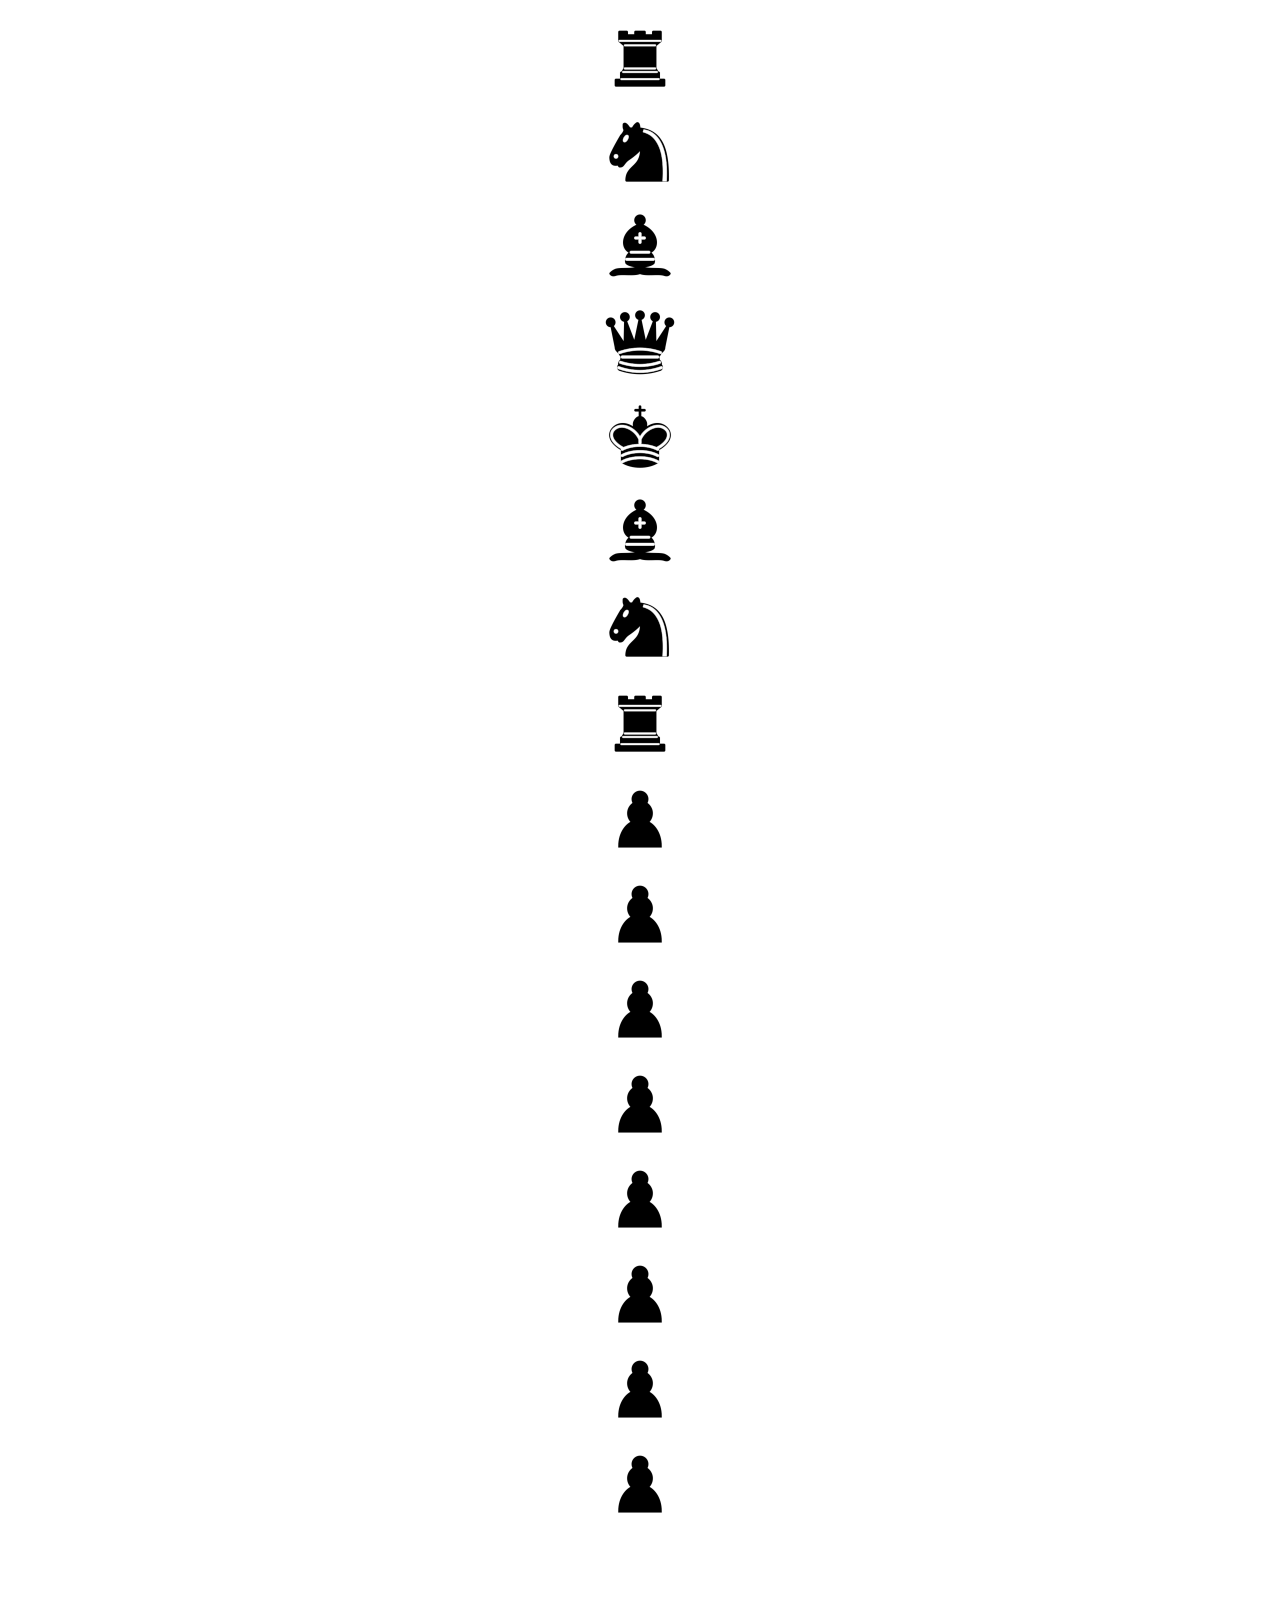
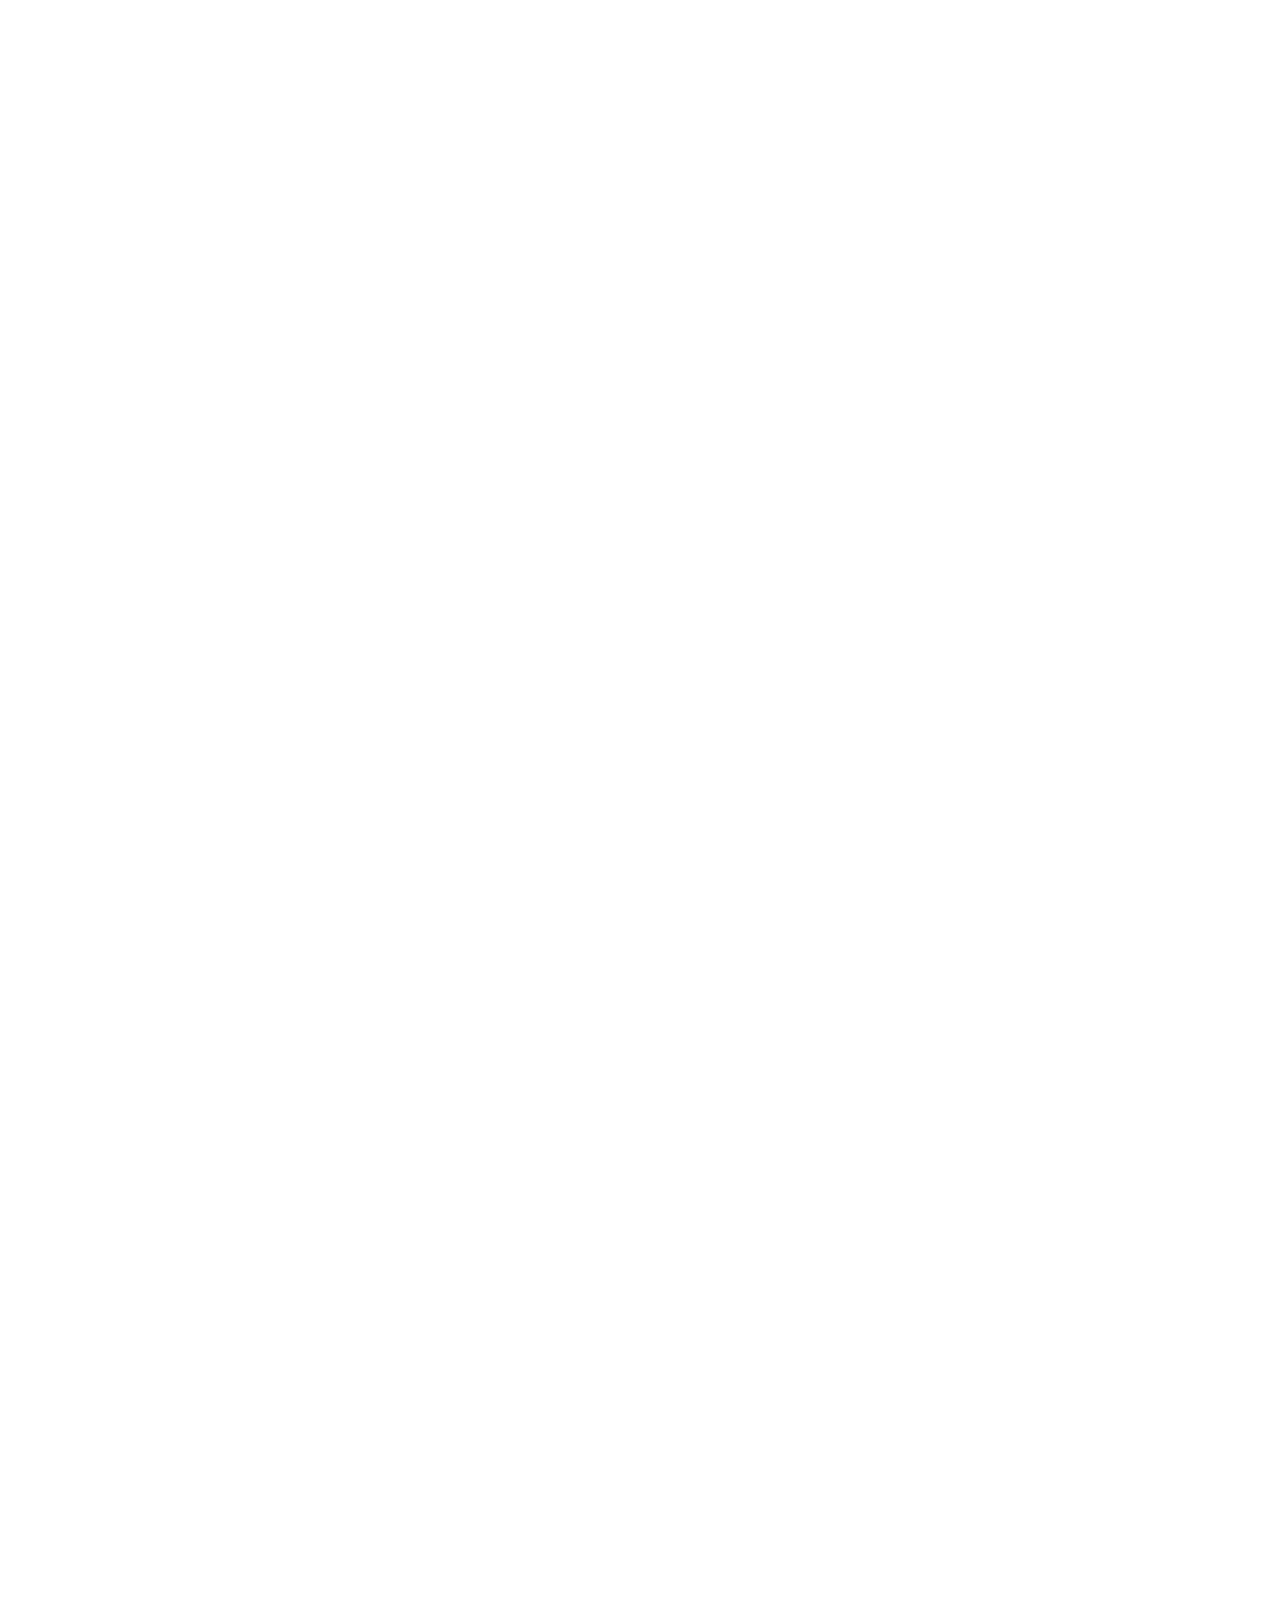
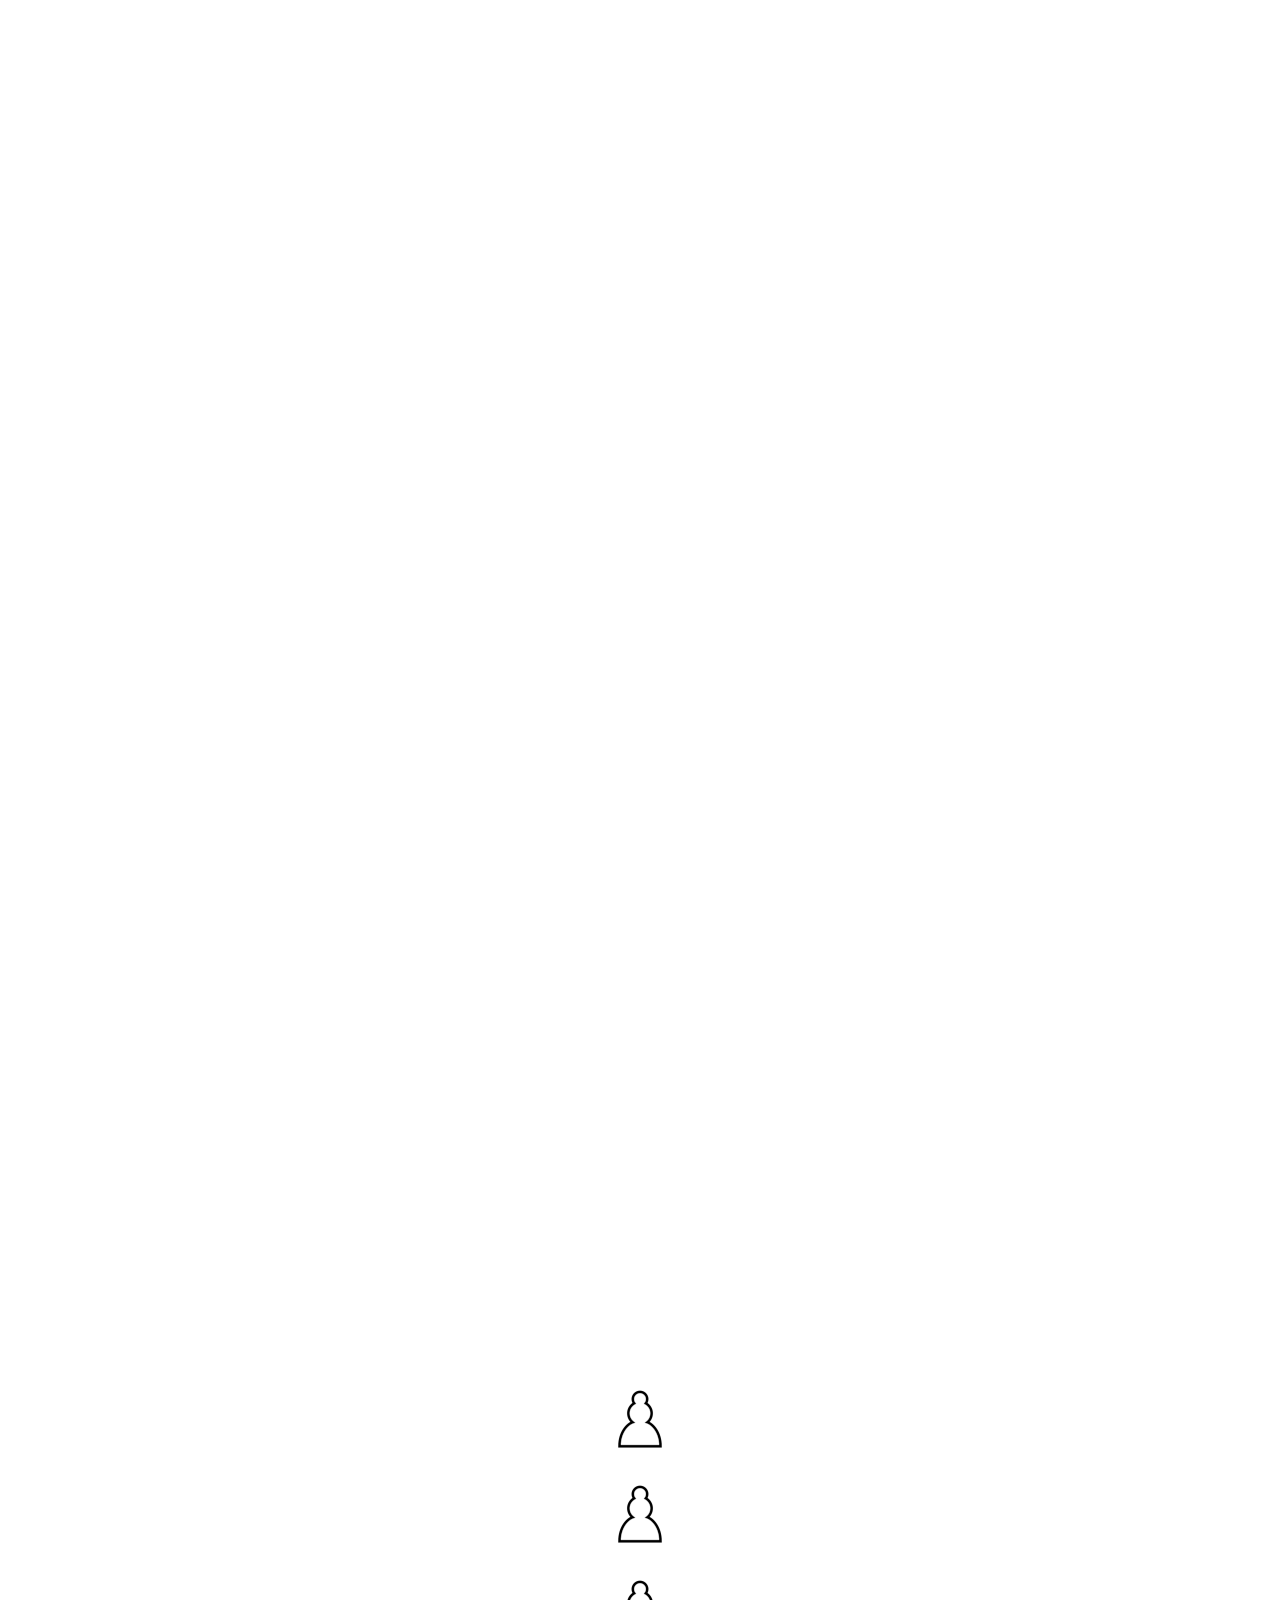
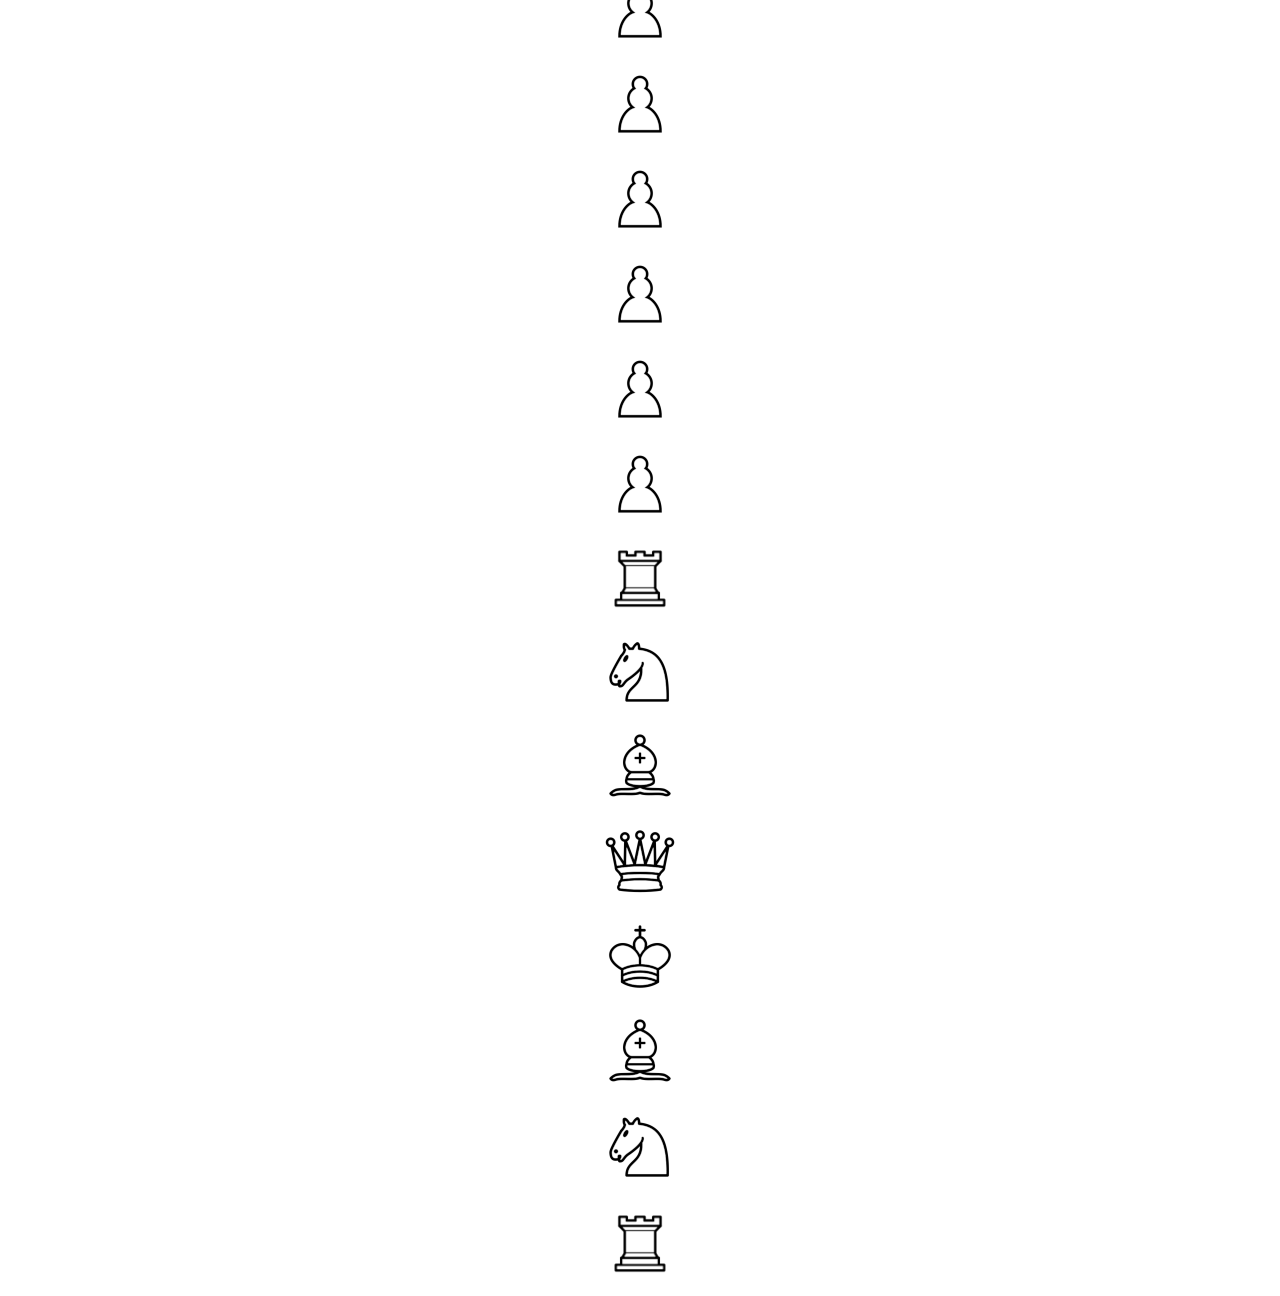
<file: .archived/v1/index.html>
<!DOCTYPE html>
<html lang="en">
<head>
    <meta charset="UTF-8">
    <meta http-equiv="X-UA-Compatible" content="IE=edge">
    <meta name="viewport" content="width=device-width, initial-scale=1.0">
    <title>Chess</title>
    <link rel="preload" href="/styles/index.css" as="style">
    <link rel="stylesheet" href="/styles/index.css">
    <script src="/scripts/movement.js" defer></script>
    <!-- <script src="/scripts/eventHandlers.js" defer></script> -->
</head>
<body>
    <main id="chessboard">
        <section id="8" class="alt-row">
            <div id="H8" class="H tile" ondrop="drop(event)" ondragover="allowDrop(event)">
                <img src="/img/br-s.png" height="80" width="80" draggable="true" ondragstart="drag(event)" alt="Black Rook">
            </div>
            <div id="G8" class="G tile" ondrop="drop(event)" ondragover="allowDrop(event)">
                <img src="/img/bn-s.png" height="80" width="80" draggable="true" ondragstart="drag(event)" alt="Black Knight">
            </div>
            <div id="F8" class="F tile" ondrop="drop(event)" ondragover="allowDrop(event)">
                <img src="/img/bb-s.png" height="80" width="80" draggable="true" ondragstart="drag(event)" alt="Black Bishop">
            </div>
            <div id="E8" class="E tile" ondrop="drop(event)" ondragover="allowDrop(event)">
                <img src="/img/bq-s.png" height="80" width="80" draggable="true" ondragstart="drag(event)" alt="Black Queen">
            </div>
            <div id="D8" class="D tile" ondrop="drop(event)" ondragover="allowDrop(event)">
                <img src="/img/bk-s.png" height="80" width="80" draggable="true" ondragstart="drag(event)" alt="Black King">
            </div>
            <div id="C8" class="C tile" ondrop="drop(event)" ondragover="allowDrop(event)">
                <img src="/img/bb-s.png" height="80" width="80" draggable="true" ondragstart="drag(event)" alt="Black Bishop">
            </div>
            <div id="B8" class="B tile" ondrop="drop(event)" ondragover="allowDrop(event)">
                <img src="/img/bn-s.png" height="80" width="80" draggable="true" ondragstart="drag(event)" alt="Black Knight">
            </div>
            <div id="A8" class="A tile" ondrop="drop(event)" ondragover="allowDrop(event)">
                <img src="/img/br-s.png" height="80" width="80" draggable="true" ondragstart="drag(event)" alt="Black Rook">
            </div>
        </section>
        <section id="7" class="row">
            <div id="H7" class="H tile" ondrop="drop(event)" ondragover="allowDrop(event)">
                <img src="/img/bp-s.png" height="80" width="80" draggable="true" ondragstart="drag(event)" alt="Black Pawn">
            </div>
            <div id="G7" class="G tile" ondrop="drop(event)" ondragover="allowDrop(event)">
                <img src="/img/bp-s.png" height="80" width="80" draggable="true" ondragstart="drag(event)" alt="Black Pawn">
            </div>
            <div id="F7" class="F tile" ondrop="drop(event)" ondragover="allowDrop(event)">
                <img src="/img/bp-s.png" height="80" width="80" draggable="true" ondragstart="drag(event)" alt="Black Pawn">
            </div>
            <div id="E7" class="E tile" ondrop="drop(event)" ondragover="allowDrop(event)">
                <img src="/img/bp-s.png" height="80" width="80" draggable="true" ondragstart="drag(event)" alt="Black Pawn">
            </div>
            <div id="D7" class="D tile" ondrop="drop(event)" ondragover="allowDrop(event)">
                <img src="/img/bp-s.png" height="80" width="80" draggable="true" ondragstart="drag(event)" alt="Black Pawn">
            </div>
            <div id="C7" class="C tile" ondrop="drop(event)" ondragover="allowDrop(event)">
                <img src="/img/bp-s.png" height="80" width="80" draggable="true" ondragstart="drag(event)" alt="Black Pawn">
            </div>
            <div id="B7" class="B tile" ondrop="drop(event)" ondragover="allowDrop(event)">
                <img src="/img/bp-s.png" height="80" width="80" draggable="true" ondragstart="drag(event)" alt="Black Pawn">
            </div>
            <div id="A7" class="A tile" ondrop="drop(event)" ondragover="allowDrop(event)">
                <img src="/img/bp-s.png" height="80" width="80" draggable="true" ondragstart="drag(event)" alt="Black Pawn">
            </div>
        </section>
        <section id="6" class="alt-row">
            <div id="H6" class="H tile" ondrop="drop(event)" ondragover="allowDrop(event)"></div>
            <div id="G6" class="G tile" ondrop="drop(event)" ondragover="allowDrop(event)"></div>
            <div id="F6" class="F tile" ondrop="drop(event)" ondragover="allowDrop(event)"></div>
            <div id="E6" class="E tile" ondrop="drop(event)" ondragover="allowDrop(event)"></div>
            <div id="D6" class="D tile" ondrop="drop(event)" ondragover="allowDrop(event)"></div>
            <div id="C6" class="C tile" ondrop="drop(event)" ondragover="allowDrop(event)"></div>
            <div id="B6" class="B tile" ondrop="drop(event)" ondragover="allowDrop(event)"></div>
            <div id="A6" class="A tile" ondrop="drop(event)" ondragover="allowDrop(event)"></div>
        </section>
        <section id="5" class="row">
            <div id="H5" class="H tile" ondrop="drop(event)" ondragover="allowDrop(event)"></div>
            <div id="G5" class="G tile" ondrop="drop(event)" ondragover="allowDrop(event)"></div>
            <div id="F5" class="F tile" ondrop="drop(event)" ondragover="allowDrop(event)"></div>
            <div id="E5" class="E tile" ondrop="drop(event)" ondragover="allowDrop(event)"></div>
            <div id="D5" class="D tile" ondrop="drop(event)" ondragover="allowDrop(event)"></div>
            <div id="C5" class="C tile" ondrop="drop(event)" ondragover="allowDrop(event)"></div>
            <div id="B5" class="B tile" ondrop="drop(event)" ondragover="allowDrop(event)"></div>
            <div id="A5" class="A tile" ondrop="drop(event)" ondragover="allowDrop(event)"></div>
        </section>
        <section id="4" class="alt-row">
            <div id="H4" class="H tile" ondrop="drop(event)" ondragover="allowDrop(event)"></div>
            <div id="G4" class="G tile" ondrop="drop(event)" ondragover="allowDrop(event)"></div>
            <div id="F4" class="F tile" ondrop="drop(event)" ondragover="allowDrop(event)"></div>
            <div id="E4" class="E tile" ondrop="drop(event)" ondragover="allowDrop(event)"></div>
            <div id="D4" class="D tile" ondrop="drop(event)" ondragover="allowDrop(event)"></div>
            <div id="C4" class="C tile" ondrop="drop(event)" ondragover="allowDrop(event)"></div>
            <div id="B4" class="B tile" ondrop="drop(event)" ondragover="allowDrop(event)"></div>
            <div id="A4" class="A tile" ondrop="drop(event)" ondragover="allowDrop(event)"></div>
        </section>
        <section id="3" class="row">
            <div id="H3" class="H tile" ondrop="drop(event)" ondragover="allowDrop(event)"></div>
            <div id="G3" class="G tile" ondrop="drop(event)" ondragover="allowDrop(event)"></div>
            <div id="F3" class="F tile" ondrop="drop(event)" ondragover="allowDrop(event)"></div>
            <div id="E3" class="E tile" ondrop="drop(event)" ondragover="allowDrop(event)"></div>
            <div id="D3" class="D tile" ondrop="drop(event)" ondragover="allowDrop(event)"></div>
            <div id="C3" class="C tile" ondrop="drop(event)" ondragover="allowDrop(event)"></div>
            <div id="B3" class="B tile" ondrop="drop(event)" ondragover="allowDrop(event)"></div>
            <div id="A3" class="A tile" ondrop="drop(event)" ondragover="allowDrop(event)"></div>
        </section>
        <section id="2" class="alt-row">
            <div id="H2" class="H tile" ondrop="drop(event)" ondragover="allowDrop(event)">
                <img src="/img/wp-s.png" height="80" width="80" draggable="true" ondragstart="drag(event)" alt="White Pawn">
            </div>
            <div id="G2" class="G tile" ondrop="drop(event)" ondragover="allowDrop(event)">
                <img src="/img/wp-s.png" height="80" width="80" draggable="true" ondragstart="drag(event)" alt="White Pawn">
            </div>
            <div id="F2" class="F tile" ondrop="drop(event)" ondragover="allowDrop(event)">
                <img src="/img/wp-s.png" height="80" width="80" draggable="true" ondragstart="drag(event)" alt="White Pawn">
            </div>
            <div id="E2" class="E tile" ondrop="drop(event)" ondragover="allowDrop(event)">
                <img src="/img/wp-s.png" height="80" width="80" draggable="true" ondragstart="drag(event)" alt="White Pawn">
            </div>
            <div id="D2" class="D tile" ondrop="drop(event)" ondragover="allowDrop(event)">
                <img src="/img/wp-s.png" height="80" width="80" draggable="true" ondragstart="drag(event)" alt="White Pawn">
            </div>
            <div id="C2" class="C tile" ondrop="drop(event)" ondragover="allowDrop(event)">
                <img src="/img/wp-s.png" height="80" width="80" draggable="true" ondragstart="drag(event)" alt="White Pawn">
            </div>
            <div id="B2" class="B tile" ondrop="drop(event)" ondragover="allowDrop(event)">
                <img src="/img/wp-s.png" height="80" width="80" draggable="true" ondragstart="drag(event)" alt="White Pawn">
            </div>
            <div id="A2" class="A tile" ondrop="drop(event)" ondragover="allowDrop(event)">
                <img src="/img/wp-s.png" height="80" width="80" draggable="true" ondragstart="drag(event)" alt="White Pawn">
            </div>
        </section>
        <section id="1" class="row">
            <div id="H1" class="H tile" ondrop="drop(event)" ondragover="allowDrop(event)">
                <img src="/img/wr-s.png" height="80" width="80" draggable="true" ondragstart="drag(event)" alt="White Rook">
            </div>
            <div id="G1" class="G tile" ondrop="drop(event)" ondragover="allowDrop(event)">
                <img src="/img/wn-s.png" height="80" width="80" draggable="true" ondragstart="drag(event)" alt="White Knight">
            </div>
            <div id="F1" class="F tile" ondrop="drop(event)" ondragover="allowDrop(event)">
                <img src="/img/wb-s.png" height="80" width="80" draggable="true" ondragstart="drag(event)" alt="White Bishop">
            </div>
            <div id="E1" class="E tile" ondrop="drop(event)" ondragover="allowDrop(event)">
                <img src="/img/wq-s.png" height="80" width="80" draggable="true" ondragstart="drag(event)" alt="White Queen">
            </div>
            <div id="D1" class="D tile" ondrop="drop(event)" ondragover="allowDrop(event)">
                <img src="/img/wk-s.png" height="80" width="80" draggable="true" ondragstart="drag(event)" alt="White King">
            </div>
            <div id="C1" class="C tile" ondrop="drop(event)" ondragover="allowDrop(event)">
                <img src="/img/wb-s.png" height="80" width="80" draggable="true" ondragstart="drag(event)" alt="White Bishop">
            </div>
            <div id="B1" class="B tile" ondrop="drop(event)" ondragover="allowDrop(event)">
                <img src="/img/wn-s.png" height="80" width="80" draggable="true" ondragstart="drag(event)" alt="White Knight">
            </div>
            <div id="A1" class="A tile" ondrop="drop(event)" ondragover="allowDrop(event)">
                <img src="/img/wr-s.png" height="80" width="80" draggable="true" ondragstart="drag(event)" alt="White Rook">
            </div>
        </section>
    </main>
</body>
</html>
</file>
<file: styles/index.css>
body {
    display: flex;
    justify-content: center;
}
chessboard- {
    display: grid;
    grid-template-columns: repeat(8, 95px);
    grid-template-rows: repeat(8, 95px);
}
.light-square {
    background-color: #eee;
}
.dark-square {
    background-color: #999;
}
.tile {
    height: 95px;
    width: 95px;
    display: flex;
    justify-content: center;
    align-items: center;
}
.piece {
    user-select: none;
    cursor: grab;
    height: 80px;
    width: 80px;
    background-size: 80px 80px;
    display: flex;
    justify-content: center;
    align-items: center;
}
.piece.grabbing {
    cursor: grabbing;
}
.red {
    animation: blink-animation 0.7s steps(5, start) infinite;
    -webkit-animation: blink-animation 0.7s steps(5, start) infinite;
}
@keyframes blink-animation {
    0% {
        background-image: linear-gradient(90deg, #00000000,  #00000000);
    }
    50% {
        background-image: linear-gradient(90deg,  #ff0000aa, #ff0000aa);
    }
    100% {
        background-image: linear-gradient(90deg, #00000000,  #00000000);
    }
}
    @-webkit-keyframes blink-animation {
    0% {
        background-image: linear-gradient(90deg, #00000000,  #00000000);
    }
    50% {
        background-image: linear-gradient(90deg,  #ff0000aa, #ff0000aa);
    }
    100% {
        background-image: linear-gradient(90deg, #00000000,  #00000000);
    }
}   
pawn-.w { background-image: url('/img/wp-s.png'); }
pawn-.b { background-image: url('/img/bp-s.png'); }
rook-.w { background-image: url('/img/wr-s.png'); }
rook-.b { background-image: url('/img/br-s.png'); }
knight-.w { background-image: url('/img/wn-s.png'); }
knight-.b { background-image: url('/img/bn-s.png'); }
bishop-.w { background-image: url('/img/wb-s.png'); }
bishop-.b { background-image: url('/img/bb-s.png'); }
queen-.w { background-image: url('/img/wq-s.png'); }
queen-.b { background-image: url('/img/bq-s.png'); }
king-.w { background-image: url('/img/wk-s.png'); }
king-.b { background-image: url('/img/bk-s.png'); }

.wrapper {
    position: relative;
}

.button {
    padding: 10px 20px;
    font-size: 1.3rem;
    border: none;
    cursor: pointer;
}
</file>
